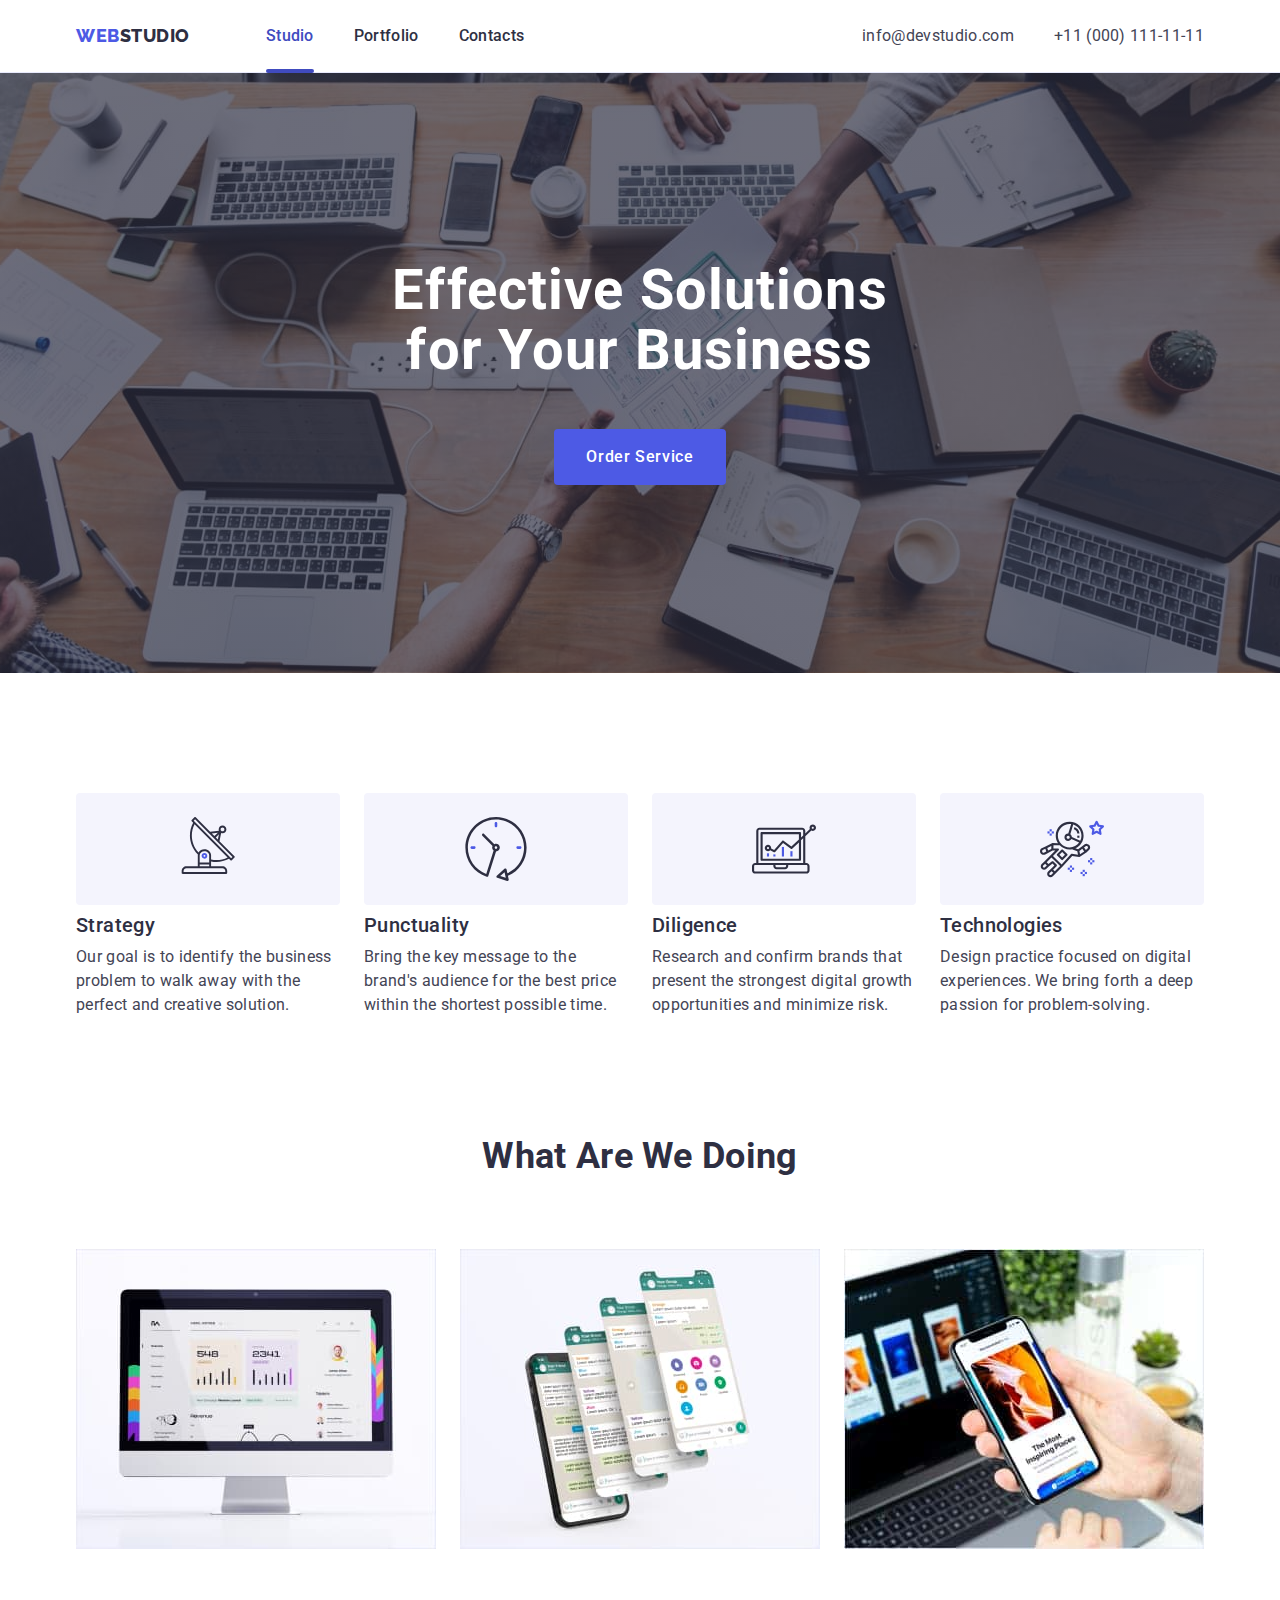
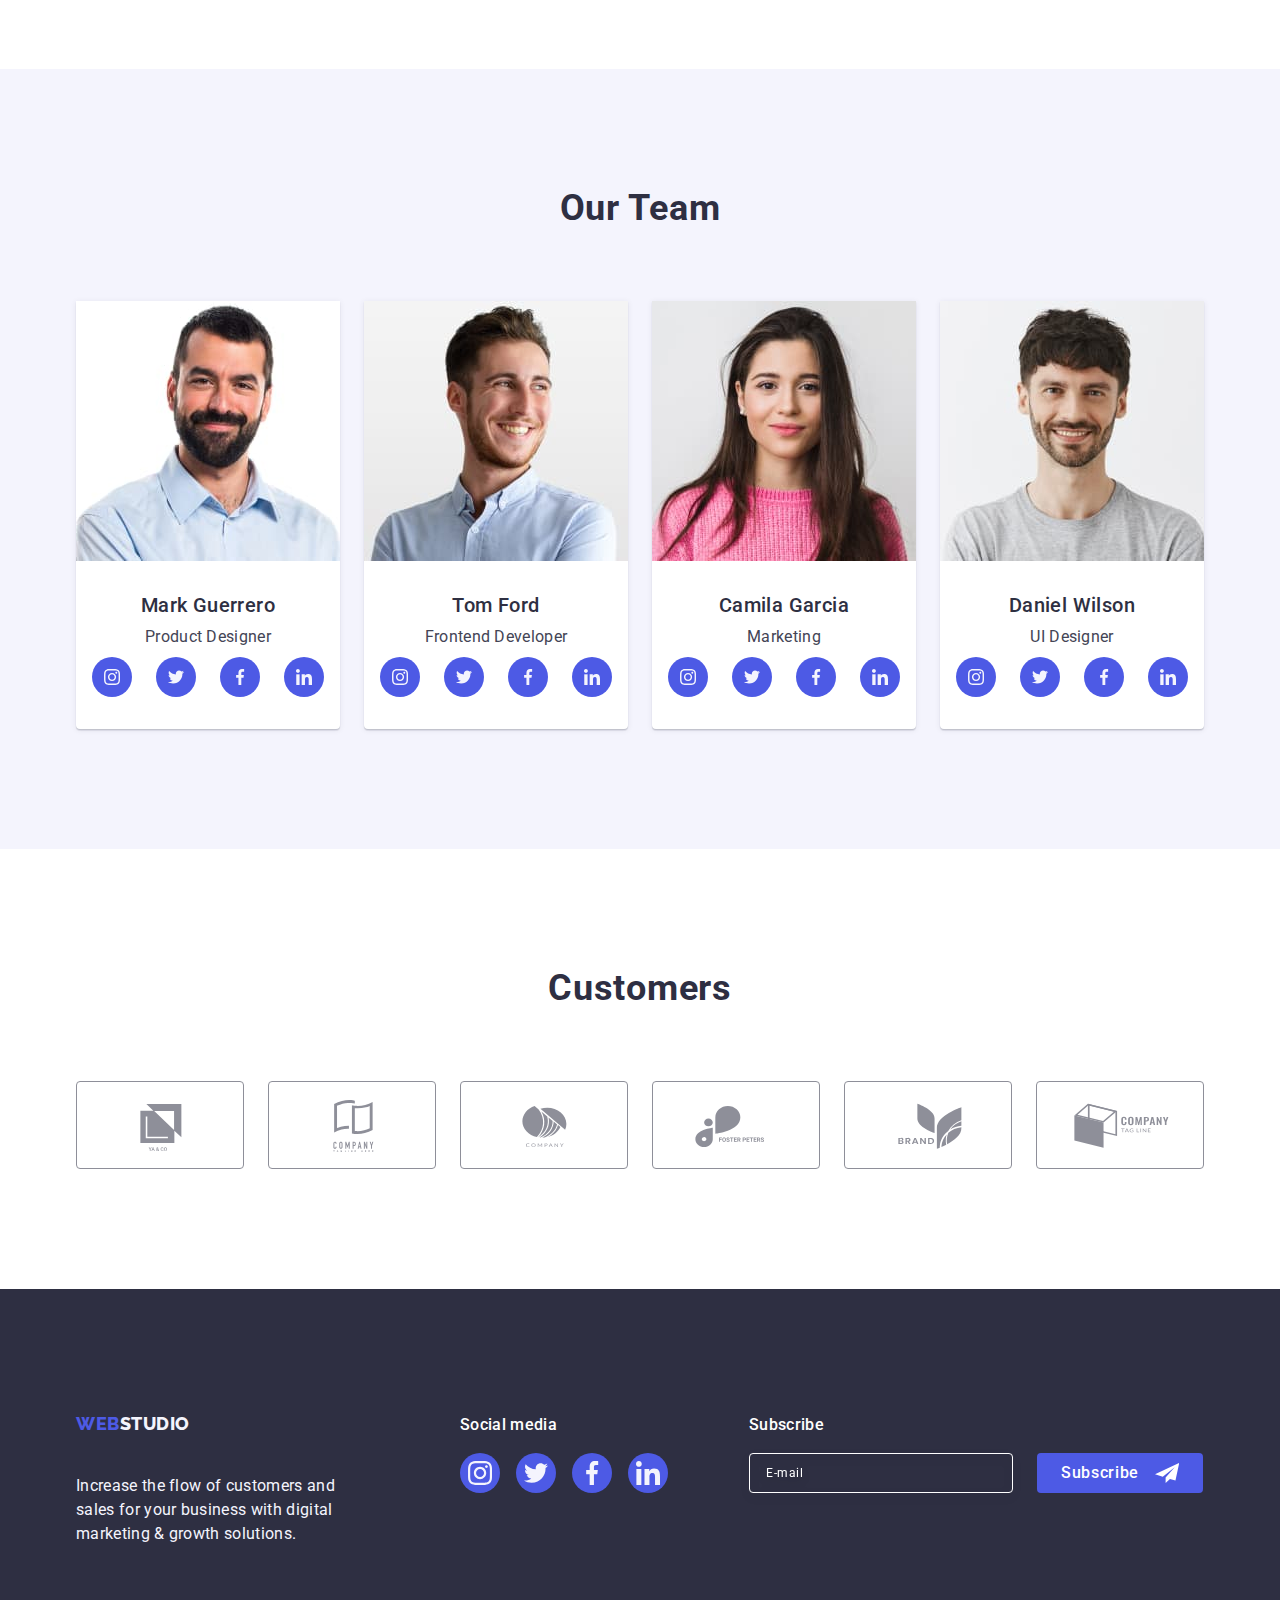
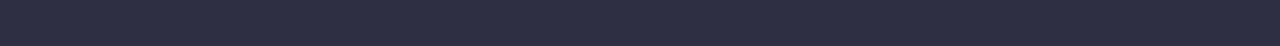
<file: index.html>
<!DOCTYPE html>
<html lang="en">
  <head>
    <meta charset="UTF-8" />
    <meta http-equiv="X-UA-Compatible" content="IE=edge" />
    <meta name="viewport" content="width=device-width, initial-scale=1.0" />
    <title>Web Studio</title>
    <link rel="preconnect" href="https://fonts.googleapis.com" />
    <link rel="preconnect" href="https://fonts.gstatic.com" crossorigin />
    <link
      href="https://fonts.googleapis.com/css2?family=Raleway:wght@800&family=Roboto:wght@400;500;700&display=swap"
      rel="stylesheet"
    />
    <link
      rel="stylesheet"
      href="https://cdnjs.cloudflare.com/ajax/libs/modern-normalize/2.0.0/modern-normalize.min.css"
    />
    <link rel="stylesheet" href="./css/styles.css" />
  </head>
  <body>
    <!-- HEADER -->
    <header class="header">
      <div class="container page-header-container">
        <nav class="navigation">
          <a class="logo link" href="./index.html"
            >Web<span class="logo-studio">Studio</span></a
          >
          <ul class="menu list">
            <li class="menu-item">
              <a class="menu-link link current" href="./index.html">Studio</a>
            </li>
            <li class="menu-item">
              <a class="menu-link link" href="./portfolio.html">Portfolio</a>
            </li>
            <li class="menu-item">
              <a class="menu-link link" href="">Contacts</a>
            </li>
          </ul>
        </nav>
        <address class="contacts">
          <ul class="contacts-items list">
            <li class="contacts-item">
              <a class="mailtel link" href="mailto:info@devstudio.com"
                >info@devstudio.com</a
              >
            </li>
            <li class="contacts-item">
              <a class="mailtel link" href="tel:+110001111111"
                >+11 (000) 111-11-11</a
              >
            </li>
          </ul>
        </address>
      </div>
    </header>

    <!-- HERO -->
    <main>
      <section class="hero">
        <div class="container container-hero">
          <h1 class="main-title">Effective Solutions for Your Business</h1>
          <button class="btn" type="button" data-modal-open>
            Order Service
          </button>
        </div>
      </section>

      <!-- ABOUT -->
      <section class="about">
        <div class="about-container container">
          <h2 class="visually-hidden">ABOUT</h2>
          <ul class="about-list list">
            <li class="about-item">
              <div class="about-icon">
                <svg class="icon-futures" width="64" height="64">
                  <use href="./images/icons.svg#icon-antenna-1"></use>
                </svg>
              </div>
              <h3 class="item-title">Strategy</h3>
              <p class="about-text">
                Our goal is to identify the business problem to walk away with
                the perfect and creative solution.
              </p>
            </li>
            <li class="about-item">
              <div class="about-icon">
                <svg class="icon-futures" width="64" height="64">
                  <use href="./images/icons.svg#icon-clock-1"></use>
                </svg>
              </div>
              <h3 class="item-title">Punctuality</h3>
              <p class="about-text">
                Bring the key message to the brand's audience for the best price
                within the shortest possible time.
              </p>
            </li>
            <li class="about-item">
              <div class="about-icon">
                <svg class="icon-futures" width="64" height="64">
                  <use href="./images/icons.svg#icon-diagram-1"></use>
                </svg>
              </div>
              <h3 class="item-title">Diligence</h3>
              <p class="about-text">
                Research and confirm brands that present the strongest digital
                growth opportunities and minimize risk.
              </p>
            </li>
            <li class="about-item">
              <div class="about-icon">
                <svg class="icon-futures" width="64" height="64">
                  <use href="./images/icons.svg#icon-astronaut-1"></use>
                </svg>
              </div>
              <h3 class="item-title">Technologies</h3>
              <p class="about-text">
                Design practice focused on digital experiences. We bring forth a
                deep passion for problem-solving.
              </p>
            </li>
          </ul>
        </div>
      </section>
      <!--What are we doing  -->
      <section class="service">
        <div class="service-container container">
          <h2 class="about-title">What are we doing</h2>
          <ul class="list-images list">
            <li class="images-item">
              <img src="./images/imac.jpg" alt="imac photo" width="360" />
            </li>
            <li class="images-item">
              <img
                src="./images/phone-screen.jpg"
                alt="iphone screen"
                width="360"
              />
            </li>
            <li class="images-item">
              <img src="./images/iphone.jpg" alt="iphone" width="360" />
            </li>
          </ul>
        </div>
      </section>

      <!-- TEAM -->
      <section class="team">
        <div class="container">
          <h2 class="team-title">Our Team</h2>
          <ul class="team-list list">
            <li class="team-item">
              <img
                src="./images/product-designer.jpg"
                alt="Mark Guerrero product designer"
                width="264"
              />
              <div class="names">
                <h3 class="team-names">Mark Guerrero</h3>
                <p class="team-text">Product Designer</p>
                <ul class="social-list list">
                  <li class="social-list-item">
                    <a href="" class="social-list-link">
                      <svg class="social-list-icon" width="16" height="16">
                        <use href="./images/icons.svg#icon-ot-instagram"></use>
                      </svg>
                    </a>
                  </li>
                  <li class="social-list-item">
                    <a href="" class="social-list-link">
                      <svg class="social-list-icon" width="16" height="16">
                        <use href="./images/icons.svg#icon-ot-twitter"></use>
                      </svg>
                    </a>
                  </li>
                  <li class="social-list-item">
                    <a href="" class="social-list-link">
                      <svg class="social-list-icon" width="16" height="16">
                        <use href="./images/icons.svg#icon-ot-facebook"></use>
                      </svg>
                    </a>
                  </li>
                  <li class="social-list-item">
                    <a href="" class="social-list-link">
                      <svg class="social-list-icon" width="16" height="16">
                        <use href="./images/icons.svg#icon-ot-linkedin"></use>
                      </svg>
                    </a>
                  </li>
                </ul>
              </div>
            </li>
            <li class="team-item">
              <img
                src="./images/frontend-developer.jpg"
                alt="Tom Ford frontend developer"
                width="264"
              />
              <div class="names">
                <h3 class="team-names">Tom Ford</h3>
                <p class="team-text">Frontend Developer</p>
                <ul class="social-list list">
                  <li class="social-list-item">
                    <a href="" class="social-list-link">
                      <svg class="social-list-icon" width="16" height="16">
                        <use href="./images/icons.svg#icon-ot-instagram"></use>
                      </svg>
                    </a>
                  </li>
                  <li class="social-list-item">
                    <a href="" class="social-list-link">
                      <svg class="social-list-icon" width="16" height="16">
                        <use href="./images/icons.svg#icon-ot-twitter"></use>
                      </svg>
                    </a>
                  </li>
                  <li class="social-list-item">
                    <a href="" class="social-list-link">
                      <svg class="social-list-icon" width="16" height="16">
                        <use href="./images/icons.svg#icon-ot-facebook"></use>
                      </svg>
                    </a>
                  </li>
                  <li class="social-list-item">
                    <a href="" class="social-list-link">
                      <svg class="social-list-icon" width="16" height="16">
                        <use href="./images/icons.svg#icon-ot-linkedin"></use>
                      </svg>
                    </a>
                  </li>
                </ul>
              </div>
            </li>
            <li class="team-item">
              <img
                src="./images/marketing.jpg"
                alt="Camila Garcia Marketing"
                width="264"
              />
              <div class="names">
                <h3 class="team-names">Camila Garcia</h3>
                <p class="team-text">Marketing</p>
                <ul class="social-list list">
                  <li class="social-list-item">
                    <a href="" class="social-list-link">
                      <svg class="socail-list-icon" width="16" height="16">
                        <use href="./images/icons.svg#icon-ot-instagram"></use>
                      </svg>
                    </a>
                  </li>
                  <li class="social-list-item">
                    <a href="" class="social-list-link">
                      <svg class="socail-list-icon" width="16" height="16">
                        <use href="./images/icons.svg#icon-ot-twitter"></use>
                      </svg>
                    </a>
                  </li>
                  <li class="social-list-item">
                    <a href="" class="social-list-link">
                      <svg class="socail-list-icon" width="16" height="16">
                        <use href="./images/icons.svg#icon-ot-facebook"></use>
                      </svg>
                    </a>
                  </li>
                  <li class="social-list-item">
                    <a href="" class="social-list-link">
                      <svg class="socail-list-icon" width="16" height="16">
                        <use href="./images/icons.svg#icon-ot-linkedin"></use>
                      </svg>
                    </a>
                  </li>
                </ul>
              </div>
            </li>
            <li class="team-item">
              <img
                src="./images/ui-designer.jpg"
                alt="Daniel Wilson UI Designer"
                width="264"
              />
              <div class="names">
                <h3 class="team-names">Daniel Wilson</h3>
                <p class="team-text">UI Designer</p>
                <ul class="social-list list">
                  <li class="social-list-item">
                    <a href="" class="social-list-link">
                      <svg class="social-list-icon" width="16" height="16">
                        <use href="./images/icons.svg#icon-ot-instagram"></use>
                      </svg>
                    </a>
                  </li>
                  <li class="social-list-item">
                    <a href="" class="social-list-link">
                      <svg class="social-list-icon" width="16" height="16">
                        <use href="./images/icons.svg#icon-ot-twitter"></use>
                      </svg>
                    </a>
                  </li>
                  <li class="social-list-item">
                    <a href="" class="social-list-link">
                      <svg class="social-list-icon" width="16" height="16">
                        <use href="./images/icons.svg#icon-ot-facebook"></use>
                      </svg>
                    </a>
                  </li>
                  <li class="social-list-item">
                    <a href="" class="social-list-link">
                      <svg class="social-list-icon" width="16" height="16">
                        <use href="./images/icons.svg#icon-ot-linkedin"></use>
                      </svg>
                    </a>
                  </li>
                </ul>
              </div>
            </li>
          </ul>
        </div>
      </section>

      <!-- CUSTOMERS -->
      <section class="customers">
        <div class="customers-container container">
          <h2 class="customers-title">Customers</h2>
          <ul class="customers-logos list">
            <li class="customers-logos-item">
              <a href="" class="logos-item-link">
                <svg class="logos-img" width="104" height="56">
                  <use href="./images/icons.svg#icon-Logo-1"></use>
                </svg>
              </a>
            </li>
            <li class="customers-logos-item">
              <a href="" class="logos-item-link">
                <svg class="logos-img" width="104" height="56">
                  <use href="./images/icons.svg#icon-Logo-2"></use>
                </svg>
              </a>
            </li>
            <li class="customers-logos-item">
              <a href="" class="logos-item-link">
                <svg class="logos-img" width="104" height="56">
                  <use href="./images/icons.svg#icon-Logo-3"></use>
                </svg>
              </a>
            </li>
            <li class="customers-logos-item">
              <a href="" class="logos-item-link">
                <svg class="logos-img" width="104" height="56">
                  <use href="./images/icons.svg#icon-Logo-4"></use>
                </svg>
              </a>
            </li>
            <li class="customers-logos-item">
              <a href="" class="logos-item-link">
                <svg class="logos-img" width="104" height="56">
                  <use href="./images/icons.svg#icon-Logo-5"></use>
                </svg>
              </a>
            </li>
            <li class="customers-logos-item">
              <a href="" class="logos-item-link">
                <svg class="logos-img" width="104" height="56">
                  <use href="./images/icons.svg#icon-Logo-6"></use>
                </svg>
              </a>
            </li>
          </ul>
        </div>
      </section>
    </main>

    <!-- FOOTER -->
    <footer class="footer">
      <div class="footer-container container">
        <div class="footer-left-side">
          <a class="logo link" href="./index.html"
            >Web<span class="logo-studio">Studio</span></a
          >
          <p class="footer-text">
            Increase the flow of customers and sales for your business with
            digital marketing & growth solutions.
          </p>
        </div>
        <div class="footer-social">
          <p class="social-text">Social media</p>
          <ul class="footer-social-list list">
            <li class="footer-social-list-item">
              <a href="" class="footer-social-list-link">
                <svg class="social-list-icon" width="24" height="24">
                  <use href="./images/icons.svg#icon-ot-instagram"></use>
                </svg>
              </a>
            </li>
            <li class="footer-social-list-item">
              <a href="" class="footer-social-list-link">
                <svg class="social-list-icon" width="24" height="24">
                  <use href="./images/icons.svg#icon-ot-twitter"></use>
                </svg>
              </a>
            </li>
            <li class="footer-social-list-item">
              <a href="" class="footer-social-list-link">
                <svg class="social-list-icon" width="24" height="24">
                  <use href="./images/icons.svg#icon-ot-facebook"></use>
                </svg>
              </a>
            </li>
            <li class="footer-social-list-item">
              <a href="" class="footer-social-list-link">
                <svg class="social-list-icon" width="24" height="24">
                  <use href="./images/icons.svg#icon-ot-linkedin"></use>
                </svg>
              </a>
            </li>
          </ul>
        </div>

        <div class="footer-form-box">
          <p class="footer-form-text">Subscribe</p>
          <form class="footer-form">
            <label>
              <input
                class="footer-email-form"
                type="email"
                name="footer-user-email"
                placeholder="E-mail"
              />
            </label>
            <button type="submit" class="footer-email-form-button">
              Subscribe
              <svg class="email-form-button-icon" width="24" height="24">
                <use href="./images/icons.svg#icon-icon-send"></use>
              </svg>
            </button>
          </form>
        </div>
      </div>
    </footer>

    <div class="backdrop is-hidden" data-modal>
      <div class="modal">
        <button type="button" class="btn-close" data-modal-close>
          <svg class="btn-close-item" width="8" height="8">
            <use href="./images/icons.svg#icon-close-black-18dp-2-1-2"></use>
          </svg>
        </button>

        <p class="modal-title">Leave your contacts and we will call you back</p>
        <form class="modal-form">
          <div class="modal-field">
            <label for="user-name" class="modal-input-title">Name</label>
            <div class="modal-wrap">
              <input
                type="text"
                name="user-name"
                id="user-name"
                class="modal-input"
                required
              />
              <svg class="modal-input-icon" width="18" height="24">
                <use href="./images/icons.svg#icon-person-black-18dp-1"></use>
              </svg>
            </div>
          </div>
          <div class="modal-field">
            <label for="user-tel" class="modal-input-title">Phone</label>
            <div class="modal-wrap">
              <input
                type="tel"
                name="user-tel"
                id="user-tel"
                class="modal-input"
                pattern="[\+]\d{3}\s[\(]\d{2}[\)]\s\d{3}[\-]\d{2}[\-]\d{2}"
                required
              />
              <svg class="modal-input-icon" width="18" height="24">
                <use href="./images/icons.svg#icon-phone-black-18dp-1"></use>
              </svg>
            </div>
          </div>
          <div class="modal-field">
            <label for="user-email" class="modal-input-title">Email</label>
            <div class="modal-wrap">
              <input
                type="email"
                name="user-email"
                id="user-email"
                class="modal-input"
                pattern="/^([a-z0-9_\.-]+)@([\da-z\.-]+)\.([a-z\.]{2,6})$/g"
                required
              />
              <svg class="modal-input-icon" width="18" height="24">
                <use href="./images/icons.svg#icon-email-black-18dp-1"></use>
              </svg>
            </div>
          </div>
          <div class="modal-field-comment">
            <label for="user-comment" class="modal-input-title">Comment</label>
            <textarea
              name="user-comment"
              id="user-comment"
              class="modal-comment"
              placeholder="Text input"
            ></textarea>
          </div>
          <div class="modal-field-privacy">
            <input
              type="checkbox"
              id="privacy"
              name="privacy"
              value="true"
              class="privacy-check"
            />
            <label for="privacy" class="privacy-text">
              <span class="privacy-text-agreement">
                <svg class="check-privacy-agreement" width="10" height="8">
                  <use href="./images/icons.svg#icon-Vector"></use></svg></span
              >I accept the terms and conditions of the
              <a href="">Privacy Policy</a></label
            >
          </div>

          <button class="modal-btn" type="submit">Send</button>
        </form>
      </div>
    </div>

    <script src="js/modal.js"></script>
  </body>
</html>
</file>
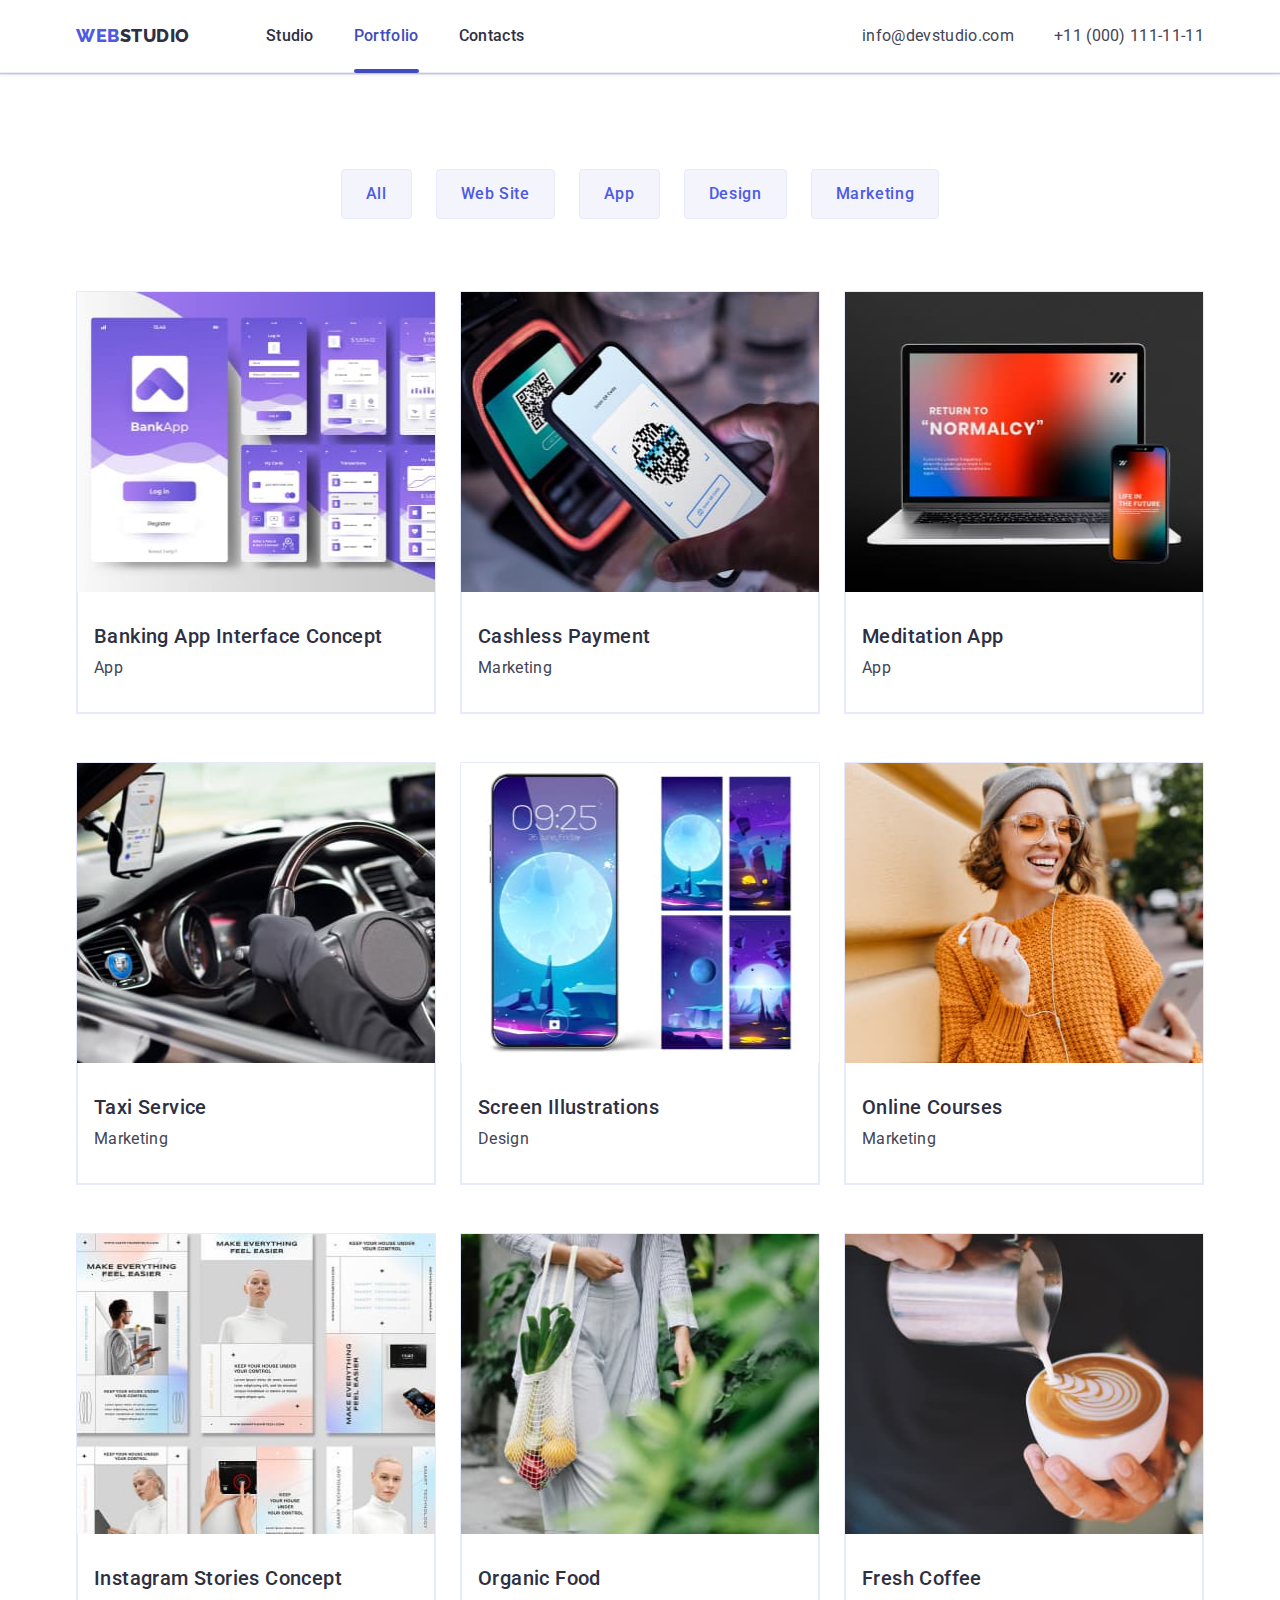
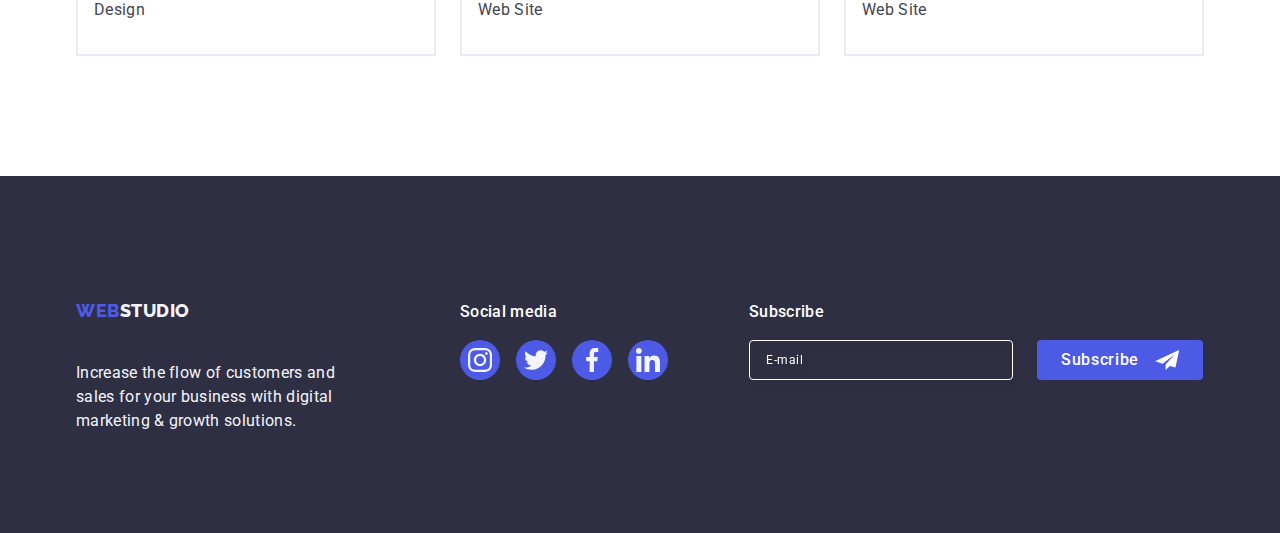
<file: portfolio.html>
<!DOCTYPE html>
<html lang="en">
  <head>
    <meta charset="UTF-8" />
    <meta http-equiv="X-UA-Compatible" content="IE=edge" />
    <meta name="viewport" content="width=device-width, initial-scale=1.0" />
    <title>Web Studio</title>
    <link rel="preconnect" href="https://fonts.googleapis.com" />
    <link rel="preconnect" href="https://fonts.gstatic.com" crossorigin />
    <link
      href="https://fonts.googleapis.com/css2?family=Raleway:wght@800&family=Roboto:wght@400;500;700&display=swap"
      rel="stylesheet"
    />
    <link
      rel="stylesheet"
      href="https://cdnjs.cloudflare.com/ajax/libs/modern-normalize/2.0.0/modern-normalize.min.css"
    />
    <link rel="stylesheet" href="./css/styles.css" />
  </head>
  <body>
    <header class="header">
      <div class="container page-header-container">
        <nav class="navigation">
          <a class="logo link" href="./portfolio.html"
            >Web<span class="logo-studio">Studio</span></a
          >
          <ul class="menu list">
            <li class="menu-item">
              <a class="menu-link link" href="./index.html">Studio</a>
            </li>
            <li class="menu-item">
              <a class="menu-link link current" href="./portfolio.html"
                >Portfolio</a
              >
            </li>
            <li class="menu-item">
              <a class="menu-link link" href="">Contacts</a>
            </li>
          </ul>
        </nav>
        <address class="contacts">
          <ul class="contacts-items list">
            <li class="contacts-item">
              <a class="mailtel link" href="mailto:info@devstudio.com"
                >info@devstudio.com</a
              >
            </li>
            <li class="contacts-item">
              <a class="mailtel link" href="tel:+110001111111"
                >+11 (000) 111-11-11</a
              >
            </li>
          </ul>
        </address>
      </div>
    </header>

    <!-- HERO -->
    <main>
      <section class="filter">
        <div class="container">
          <h1 class="visually-hidden">Web development services</h1>
          <ul class="filter-list list">
            <li class="filter-item">
              <button class="filter-btn" type="button">All</button>
            </li>
            <li class="filter-item">
              <button class="filter-btn" type="button">Web Site</button>
            </li>
            <li class="filter-item">
              <button class="filter-btn" type="button">App</button>
            </li>
            <li class="filter-item">
              <button class="filter-btn" type="button">Design</button>
            </li>
            <li class="filter-item">
              <button class="filter-btn" type="button">Marketing</button>
            </li>
          </ul>

          <ul class="products-list list">
            <li class="container-item">
              <a class="products link" href="">
                <div class="products-image-wrapper">
                  <img
                    class="products-image link"
                    src="./images/banking-app-interface-concept.jpg"
                    alt="Banking App Interface Concept"
                    width="360"
                    height="300"
                  />
                  <p class="overlay">
                    14 Stylish and User-Friendly App Design Concepts · Task
                    Manager App · Calorie Tracker App · Exotic Fruit Ecommerce
                    App · Cloud Storage App
                  </p>
                </div>
                <div class="products-names">
                  <h2 class="products-titles">Banking App Interface Concept</h2>
                  <p class="products-text">App</p>
                </div></a
              >
            </li>
            <li class="container-item">
              <a class="products link" href="">
                <div class="products-image-wrapper">
                  <img
                    class="products-image link"
                    src="./images/cashless-payment.jpg"
                    alt="Pos terminal"
                    width="360"
                    height="300"
                  />
                  <p class="overlay">
                    14 Stylish and User-Friendly App Design Concepts · Task
                    Manager App · Calorie Tracker App · Exotic Fruit Ecommerce
                    App · Cloud Storage App
                  </p>
                </div>
                <div class="products-names">
                  <h2 class="products-titles">Cashless Payment</h2>
                  <p class="products-text">Marketing</p>
                </div></a
              >
            </li>
            <li class="container-item">
              <a class="products link" href="">
                <div class="products-image-wrapper">
                  <img
                    class="products-image link"
                    src="./images/meditation-app.jpg"
                    alt="Laptop and smartphone"
                    width="360"
                    height="300"
                  />
                  <p class="overlay">
                    14 Stylish and User-Friendly App Design Concepts · Task
                    Manager App · Calorie Tracker App · Exotic Fruit Ecommerce
                    App · Cloud Storage App
                  </p>
                </div>
                <div class="products-names">
                  <h2 class="products-titles">Meditation App</h2>
                  <p class="products-text">App</p>
                </div></a
              >
            </li>
            <li class="container-item">
              <a class="products link" href="">
                <div class="products-image-wrapper">
                  <img
                    class="products-image link"
                    src="./images/taxi-service.jpg"
                    alt="Taxi driver holding the helm"
                    width="360"
                    height="300"
                  />
                  <p class="overlay">
                    14 Stylish and User-Friendly App Design Concepts · Task
                    Manager App · Calorie Tracker App · Exotic Fruit Ecommerce
                    App · Cloud Storage App
                  </p>
                </div>
                <div class="products-names">
                  <h2 class="products-titles">Taxi Service</h2>
                  <p class="products-text">Marketing</p>
                </div></a
              >
            </li>
            <li class="container-item">
              <a class="products link" href="">
                <div class="products-image-wrapper">
                  <img
                    class="products-image link"
                    src="./images/screen-illustrations.jpg"
                    alt="Smartphone screen"
                    width="360"
                    height="300"
                  />
                  <p class="overlay">
                    14 Stylish and User-Friendly App Design Concepts · Task
                    Manager App · Calorie Tracker App · Exotic Fruit Ecommerce
                    App · Cloud Storage App
                  </p>
                </div>
                <div class="products-names">
                  <h2 class="products-titles">Screen Illustrations</h2>
                  <p class="products-text">Design</p>
                </div></a
              >
            </li>
            <li class="container-item">
              <a class="products link" href="">
                <div class="products-image-wrapper">
                  <img
                    class="products-image link"
                    src="./images/online-courses.jpg"
                    alt="Girl with smartphone"
                    width="360"
                    height="300"
                  />
                  <p class="overlay">
                    14 Stylish and User-Friendly App Design Concepts · Task
                    Manager App · Calorie Tracker App · Exotic Fruit Ecommerce
                    App · Cloud Storage App
                  </p>
                </div>
                <div class="products-names">
                  <h2 class="products-titles">Online Courses</h2>
                  <p class="products-text">Marketing</p>
                </div></a
              >
            </li>
            <li class="container-item">
              <a class="products link" href="">
                <div class="products-image-wrapper">
                  <img
                    class="products-image link"
                    src="./images/instagram-stories-concept.jpg"
                    alt="Instagram stories"
                    width="360"
                    height="300"
                  />
                  <p class="overlay">
                    14 Stylish and User-Friendly App Design Concepts · Task
                    Manager App · Calorie Tracker App · Exotic Fruit Ecommerce
                    App · Cloud Storage App
                  </p>
                </div>
                <div class="products-names">
                  <h2 class="products-titles">Instagram Stories Concept</h2>
                  <p class="products-text">Design</p>
                </div></a
              >
            </li>
            <li class="container-item">
              <a class="products link" href="">
                <div class="products-image-wrapper">
                  <img
                    class="products-image link"
                    src="./images/organic-food.jpg"
                    alt="Woman carries vegetables"
                    width="360"
                    height="300"
                  />
                  <p class="overlay">
                    14 Stylish and User-Friendly App Design Concepts · Task
                    Manager App · Calorie Tracker App · Exotic Fruit Ecommerce
                    App · Cloud Storage App
                  </p>
                </div>
                <div class="products-names">
                  <h2 class="products-titles">Organic Food</h2>
                  <p class="products-text">Web Site</p>
                </div></a
              >
            </li>
            <li class="container-item">
              <a class="products link" href="">
                <div class="products-image-wrapper">
                  <img
                    class="products-image link"
                    src="./images/fresh-coffee.jpg"
                    alt="Cup of coffee"
                    width="360"
                    height="300"
                  />
                  <p class="overlay">
                    14 Stylish and User-Friendly App Design Concepts · Task
                    Manager App · Calorie Tracker App · Exotic Fruit Ecommerce
                    App · Cloud Storage App
                  </p>
                </div>
                <div class="products-names">
                  <h2 class="products-titles">Fresh Coffee</h2>
                  <p class="products-text">Web Site</p>
                </div></a
              >
            </li>
          </ul>
        </div>
      </section>
    </main>
    <!-- FOOTER -->
    <footer class="footer">
      <div class="footer-container container">
        <div class="footer-left-side">
          <a class="logo link" href="/portfolio.html"
            >Web<span class="logo-studio">Studio</span></a
          >
          <p class="footer-text">
            Increase the flow of customers and sales for your business with
            digital marketing & growth solutions.
          </p>
        </div>
        <div class="footer-social">
          <p class="social-text">Social media</p>
          <ul class="footer-social-list list">
            <li class="footer-social-list-item">
              <a href="" class="footer-social-list-link">
                <svg class="social-list-icon" width="24" height="24">
                  <use href="./images/icons.svg#icon-ot-instagram"></use>
                </svg>
              </a>
            </li>
            <li class="footer-social-list-item">
              <a href="" class="footer-social-list-link">
                <svg class="social-list-icon" width="24" height="24">
                  <use href="./images/icons.svg#icon-ot-twitter"></use>
                </svg>
              </a>
            </li>
            <li class="footer-social-list-item">
              <a href="" class="footer-social-list-link">
                <svg class="social-list-icon" width="24" height="24">
                  <use href="./images/icons.svg#icon-ot-facebook"></use>
                </svg>
              </a>
            </li>
            <li class="footer-social-list-item">
              <a href="" class="footer-social-list-link">
                <svg class="social-list-icon" width="24" height="24">
                  <use href="./images/icons.svg#icon-ot-linkedin"></use>
                </svg>
              </a>
            </li>
          </ul>
        </div>
        <div class="footer-form-box">
          <p class="footer-form-text">Subscribe</p>
          <form class="footer-form">
            <label>
              <input
                class="footer-email-form"
                type="email"
                name="footer-user-email"
                placeholder="E-mail"
              />
            </label>
            <button type="submit" class="footer-email-form-button">
              Subscribe
              <svg class="email-form-button-icon" width="24" height="24">
                <use href="./images/icons.svg#icon-icon-send"></use>
              </svg>
            </button>
          </form>
        </div>
      </div>
    </footer>
  </body>
</html>
</file>
<file: css/styles.css>
:root {
  --primary-font: "Roboto", sans-serif;
  --secondary-font: "Raleway", sans-serif;
  --praimary-text-color: #434455;
  --praimary-title-color: #2e2f42;
  --border-btn-style: 1px solid #e7e9fc;
  --praimary-icon-color: #8e8f99;
  --accent-color: #404bbf;
}

h1,
h2,
h3,
h4,
h5,
h6,
p {
  margin-top: 0;
  margin-bottom: 0;
}

ul,
ol {
  margin-top: 0;
  margin-bottom: 0;
  padding-left: 0;
}

img {
  display: block;
}

button {
  cursor: pointer;
}

.list {
  list-style: none;
}

.link {
  text-decoration: none;
}

.container {
  width: 1158px;
  margin-left: auto;
  margin-right: auto;
  padding-left: 15px;
  padding-right: 15px;
}

body {
  font-family: "Roboto", sans-serif;
  letter-spacing: 0.02em;
  color: var(--praimary-text-color);
  background-color: #ffffff;
}

/* =====COMPONENTS===== */
.logo {
  padding: 24px 0;
  margin-right: 76px;
  font-family: var(--secondary-font);
  font-style: normal;
  font-weight: 800;
  font-size: 18px;
  line-height: 1.17;
  letter-spacing: 0.03em;
  text-transform: uppercase;
  color: #4d5ae5;
}

.logo-studio {
  padding: 24px 0;
  font-family: var(--secondary-font);
  font-style: normal;
  font-weight: 800;
  font-size: 18px;
  line-height: 1.17;
  letter-spacing: 0.03em;
  text-transform: uppercase;
  color: var(--praimary-title-color);
}

.footer .logo {
  display: inline-block;
  margin-bottom: 16px;
  font-family: var(--secondary-font);
  font-style: normal;
  font-weight: 800;
  font-size: 18px;
  line-height: 1.17;
  letter-spacing: 0.03em;
  text-transform: uppercase;
  color: #4d5ae5;
}

.footer .logo-studio {
  font-family: var(--secondary-font);
  font-style: normal;
  font-weight: 800;
  font-size: 18px;
  line-height: 1.17;
  letter-spacing: 0.03em;
  text-transform: uppercase;
  color: #f4f4fd;
}

/* =====/COMPONENTS===== */

/* ======HEADER======== */
.header {
  border-bottom: var(--border-btn-style);
  box-shadow: 0px 2px 1px rgba(46, 47, 66, 0.08),
    0px 1px 1px rgba(46, 47, 66, 0.16), 0px 1px 6px rgba(46, 47, 66, 0.08);
}

.page-header-container {
  display: flex;
  align-items: center;
  justify-content: space-between;
}

.navigation {
  display: flex;
  align-items: center;
}

.contacts {
  font-style: normal;
  color: var(--praimary-text-color);
}

.contacts-items {
  display: flex;
  align-items: center;
}

.contacts-item:not(:last-child) {
  margin-right: 40px;
}

.menu {
  display: flex;
  align-items: center;
  font-weight: 500;
  font-size: 16px;
  line-height: 1.5;
  color: var(--praimary-title-color);
}

.menu-item:not(:last-child) {
  margin-right: 40px;
}

.menu-link {
  display: block;
  padding: 24px 0;
  color: var(--praimary-title-color);
  position: relative;
  transition: color 250ms cubic-bezier(0.4, 0, 0.2, 1);
}

.menu-link:hover,
.menu-link:focus,
.menu-link.current {
  color: var(--accent-color);
}

.menu-link::after {
  content: "";
  position: absolute;
  width: 100%;
  height: 4px;
  bottom: -1px;
  background: var(--accent-color);
  border-radius: 2px;
  left: 0;
  opacity: 0;
  transition: opacity 250ms cubic-bezier(0.4, 0, 0.2, 1);
}

.menu-link:hover:after,
.menu-link:focus:after,
.menu-link.current:after {
  opacity: 1;
}

.mailtel {
  display: block;
  padding: 24px 0;
  font-size: 16px;
  line-height: 1.5;
  color: var(--praimary-text-color);
  transition: color 250ms cubic-bezier(0.4, 0, 0.2, 1);
}

.mailtel:hover,
.mailtel:focus {
  color: var(--accent-color);
}

/* ======/HEADER======== */

/* ======HERO========= */
.hero {
  background: var(--praimary-title-color);
  background-image: linear-gradient(
      rgba(46, 47, 66, 0.7),
      rgba(46, 47, 66, 0.7)
    ),
    url(../images/people-office.jpg);
  max-width: 1440px;
  margin: 0 auto;
  background-repeat: no-repeat;
  background-position: center;
  background-size: cover;
  padding: 188px 0;
}

.container-hero {
  align-items: center;
}

.main-title {
  max-width: 496px;
  margin: 0 auto;
  margin-bottom: 48px;
  font-weight: 700;
  font-size: 56px;
  line-height: 1.07;
  text-align: center;
  letter-spacing: 0.02em;
  color: #ffffff;
}

.btn {
  display: block;
  margin: 0 auto;
  padding: 16px 32px;
  min-width: 169px;

  font-family: inherit;
  font-weight: 500;
  font-size: 16px;
  line-height: 1.5;
  letter-spacing: 0.04em;
  color: #ffffff;
  background: #4d5ae5;
  border-radius: 4px;
  border: none;
  transition: background-color 250ms cubic-bezier(0.4, 0, 0.2, 1);
}

.btn:hover,
.btn:focus {
  color: #ffffff;
  background-color: var(--accent-color);
}

.filter-list {
  display: flex;
  margin-bottom: 72px;
  justify-content: center;
  gap: 24px;
}

.filter-btn {
  padding: 12px 24px;
  display: inline-block;
  font-family: inherit;
  font-weight: 500;
  font-size: 16px;
  line-height: 1.5;
  letter-spacing: 0.04em;
  color: #4d5ae5;
  background-color: #f4f4fd;
  border-radius: 4px;
  border: var(--border-btn-style);

  transition: color 250ms cubic-bezier(0.4, 0, 0.2, 1),
    background-color 250ms cubic-bezier(0.4, 0, 0.2, 1),
    border-color 250ms cubic-bezier(0.4, 0, 0.2, 1),
    box-shadow 250ms cubic-bezier(0.4, 0, 0.2, 1);
}

.filter-btn:hover,
.filter-btn:focus {
  border: 1px solid transparent;
  color: #ffffff;
  background-color: var(--accent-color);
  box-shadow: 0px 3px 1px rgba(0, 0, 0, 0.1), 0px 2px 1px rgba(0, 0, 0, 0.08),
    0px 2px 2px rgba(0, 0, 0, 0.12);
}

.products-names {
  padding: 32px 16px;
  border: var(--border-btn-style);
  border-top: none;
}

.products-titles {
  margin-bottom: 8px;
  font-weight: 500;
  font-size: 20px;
  line-height: 1.2;
  letter-spacing: 0.02em;
  color: var(--praimary-title-color);
}

.products-text {
  font-size: 16px;
  line-height: 1.5;
  color: var(--praimary-text-color);
}

.filter {
  padding-top: 96px;
  padding-bottom: 120px;
}

.products-list {
  display: flex;
  flex-wrap: wrap;
}

.container-item {
  width: calc((100%-48) / 3);
  width: 360px;
  margin-right: 24px;
  margin-bottom: 48px;
  border: var(--border-btn-style);
  transition: box-shadow 250ms cubic-bezier(0.4, 0, 0.2, 1),
    border 250ms cubic-bezier(0.4, 0, 0.2, 1);
}

.container-item:nth-child(3n) {
  margin-right: 0;
}

.container-item:nth-last-child(-n + 3) {
  margin-bottom: 0;
}

.container-item:hover,
.container-item:focus {
  border: 1px solid #f4f4fd;
  box-shadow: 0px 1px 6px rgba(46, 47, 66, 0.08),
    0px 1px 1px rgba(46, 47, 66, 0.16), 0px 2px 1px rgba(46, 47, 66, 0.08);
}

.products-image {
  width: 100%;
}

.products-image-wrapper {
  position: relative;
  overflow: hidden;
}

.overlay {
  position: absolute;
  overflow: auto;

  width: 100%;
  height: 100%;
  left: 0;
  top: 0;
  padding: 40px 32px;

  font-family: var(--primary-font);
  font-weight: 400;
  font-size: 16px;
  line-height: 1.5;
  letter-spacing: 0.02em;
  color: #f4f4fd;
  background-color: #4d5ae5;

  transform: translate(0, 100%);
  transition: transform 250ms cubic-bezier(0.4, 0, 0.2, 1);
}

.products:hover .overlay,
.products:focus .overlay {
  transform: translate(0, 0);
}

/*======= ABOUT===== */
.about {
  padding: 120px 0;
}

.visually-hidden {
  position: absolute;
  width: 1px;
  height: 1px;
  margin: -1px;
  border: 0;
  padding: 0;
  white-space: nowrap;
  clip-path: inset(100%);
  clip: rect(0 0 0 0);
  overflow: hidden;
}

.about-list {
  display: flex;
  gap: 24px;
}

.about-icon {
  display: flex;
  align-items: center;
  justify-content: center;
  height: 112px;
  margin-bottom: 8px;
  background: #f4f4fd;
  border-radius: 4px;
  padding: 24px 100px;
}

.item-title {
  margin-bottom: 8px;
  font-weight: 500;
  font-size: 20px;
  line-height: 1.2;
  letter-spacing: 0.02em;
  color: var(--praimary-title-color);
}

.about-text {
  font-size: 16px;
  line-height: 1.5;
  min-width: 264px;
}
/* =====/ABOUT===== */

/*====WHAT WE ARE DOING====== */
.service {
  padding-bottom: 120px;
}

.about-title {
  margin-bottom: 72px;
  font-weight: 700;
  font-size: 36px;
  line-height: 1.11;
  text-align: center;
  text-transform: capitalize;
  color: var(--praimary-title-color);
}

.list-images {
  display: flex;
  gap: 24px;
}
/*====/WHAT WE ARE DOING====== */

/* =====TEAM===== */
.team {
  padding: 120px 0;
  background: #f4f4fd;
}

.team-list {
  display: flex;
  gap: 24px;
}

.team-item {
  background-color: #ffffff;
  box-shadow: 0px 1px 6px rgba(46, 47, 66, 0.08),
    0px 1px 1px rgba(46, 47, 66, 0.16), 0px 2px 1px rgba(46, 47, 66, 0.08);
  border-radius: 0px 0px 4px 4px;
}

.team-title {
  margin-bottom: 72px;
  font-weight: 700;
  font-size: 36px;
  line-height: 1.11;
  text-align: center;
  letter-spacing: 0.02em;
  text-transform: capitalize;
  color: var(--praimary-title-color);
}

.team-names {
  align-items: center;
  margin-bottom: 8px;
  font-weight: 500;
  font-size: 20px;
  line-height: 1.2;
  letter-spacing: 0.02em;
  background-color: #ffffff;
  color: var(--praimary-title-color);
}

.team-text {
  font-size: 16px;
  line-height: 1.5;
  margin-bottom: 8px;
}

.names {
  text-align: center;
  padding: 32px 16px;
}

.social-list {
  display: flex;
  justify-content: center;
  align-items: center;
  gap: 24px;
}

.social-list-link {
  display: flex;
  justify-content: center;
  align-items: center;
  width: 40px;
  height: 40px;
  border-radius: 50%;
  background: #4d5ae5;
  fill: #f4f4fd;

  transition: background-color 250ms cubic-bezier(0.4, 0, 0.2, 1);
}

.social-list-link:hover,
.social-list-link:focus {
  background-color: var(--accent-color);
  fill: #f4f4fd;
}

/* =====/TEAM===== */

/* =====CUSTOMERS===== */
.customers {
  text-align: center;
  padding: 120px 0;
}

.customers-title {
  margin-bottom: 72px;
  font-family: var(--primary-font);
  font-weight: 700;
  font-size: 36px;
  line-height: 1.11;
  letter-spacing: 0.02em;
  text-transform: capitalize;
  color: var(--praimary-title-color);
}

.customers-logos {
  display: flex;
  justify-content: center;
  gap: 24px;
}

.customers-logos-item {
  display: flex;
  width: 168px;
  height: 88px;
}

.logos-item-link {
  display: flex;
  width: 100%;
  height: 100%;
  justify-content: center;
  align-items: center;
  color: var(--praimary-icon-color);
  border: 1px solid var(--praimary-icon-color);
  border-radius: 4px;

  transition: color 250ms cubic-bezier(0.4, 0, 0.2, 1),
    border-color 250ms cubic-bezier(0.4, 0, 0.2, 1);
}

.logos-img {
  fill: currentColor;
  transition: fill 250ms cubic-bezier(0.4, 0, 0.2, 1);
}

.logos-item-link:hover,
.logos-item-link:focus {
  border-color: var(--accent-color);
  color: var(--accent-color);
}

.logos-item-link:hover .logos-img,
.logos-item-link:focus .logos-img {
  fill: var(--accent-color);
}

/* =====/CUSTOMERS===== */

/* =====FOOTER===== */
.footer {
  padding: 100px 0;
  background: var(--praimary-title-color);
}

.footer-container {
  display: flex;
  align-items: baseline;
}

.footer-left-side {
  margin-right: 120px;
}

.footer-text {
  font-weight: 400;
  width: 264px;
  font-size: 16px;
  line-height: 1.5;
  color: #f4f4fd;
}

.social-text {
  margin-bottom: 16px;
  font-family: var(--primary-font);
  font-weight: 500;
  font-size: 16px;
  line-height: 1.5;
  letter-spacing: 0.02em;
  color: #ffffff;
}

.footer-social {
  margin-right: 80px;
}

.footer-social-list {
  display: flex;
  align-items: center;
  gap: 16px;
}

.footer-social-list-link {
  display: flex;
  justify-content: center;
  align-items: center;
  width: 40px;
  height: 40px;
  border-radius: 50%;
  background: #4d5ae5;
  fill: #f4f4fd;

  transition: background-color 250ms cubic-bezier(0.4, 0, 0.2, 1);
}

.footer-social-list-link:hover,
.footer-social-list-link:focus {
  background-color: #31d0aa;
  fill: #f4f4fd;
}

.footer-form-box {
  margin: 0 auto;
}

.footer-form {
  display: flex;
  justify-content: center;
  align-items: center;
}

.footer-form-text {
  margin-bottom: 16px;
  font-family: var(--primary-font);
  font-weight: 500;
  font-size: 16px;
  line-height: 1.5;
  letter-spacing: 0.02em;
  color: #ffffff;
}

.footer-email-form {
  width: 264px;
  height: 40px;
  border-radius: 4px;
  margin-right: 24px;
  padding-top: 8px;
  padding-bottom: 8px;
  padding-left: 16px;
  font-family: var(--praimary-text-color);
  font-weight: 400;
  font-size: 12px;
  line-height: 2;
  letter-spacing: 0.04em;
  outline: none;
  color: #ffffff;
  background-color: transparent;
  border: 1px solid #ffffff;
  filter: drop-shadow(0px 4px 4px rgba(0, 0, 0, 0.15));
}

.footer-email-form::placeholder {
  font-family: var(--primary-font);
  font-size: 12px;
  line-height: 2;
  align-items: center;
  letter-spacing: 0.04em;
  color: #ffffff;
}

.footer-email-form-button {
  display: flex;
  justify-content: center;
  align-items: center;
  font-family: inherit;
  padding: 8px 24px;
  font-weight: 500;
  font-size: 16px;
  line-height: 1.5;
  letter-spacing: 0.04em;
  color: #ffffff;
  background: #4d5ae5;
  border-radius: 4px;
  border: none;
  transition: background-color 250ms cubic-bezier(0.4, 0, 0.2, 1);
}

.footer-email-form-button:hover,
.footer-email-form-button:focus {
  outline: none;
  color: #ffffff;
  background-color: var(--accent-color);
}

.email-form-button-icon {
  fill: #ffffff;
  margin-left: 16px;
}

/* =====/FOOTER===== */

/* =====MODAL WINDOW===== */
.backdrop {
  position: fixed;
  width: 100%;
  height: 100%;
  z-index: 100;
  left: 0px;
  top: 0px;
  background: rgba(46, 47, 66, 0.4);
  transition: opacity 250ms cubic-bezier(0.4, 0, 0.2, 1),
    visibility 250ms cubic-bezier(0.4, 0, 0.2, 1);
}

.backdrop.is-hidden {
  opacity: 0;
  visibility: hidden;
  pointer-events: none;
}

.modal {
  padding: 72px 24px 24px;
  position: absolute;
  top: 50%;
  left: 50%;
  transform: translate(-50%, -50%);

  width: 408px;
  min-height: 584px;
  background: #fcfcfc;
  box-shadow: 0px 1px 1px rgba(0, 0, 0, 0.14), 0px 1px 3px rgba(0, 0, 0, 0.12),
    0px 2px 1px rgba(0, 0, 0, 0.2);
  border-radius: 4px;
  transition: transform 250ms cubic-bezier(0.4, 0, 0.2, 1);
}

.btn-close {
  position: absolute;
  top: 24px;
  right: 24px;
  display: flex;
  justify-content: center;
  align-items: center;
  width: 24px;
  height: 24px;
  border-radius: 50%;
  padding: 0;
  background: #e7e9fc;
  border: 1px solid rgba(0, 0, 0, 0.1);
  transition: background-color 250ms cubic-bezier(0.4, 0, 0.2, 1),
    border 250ms cubic-bezier(0.4, 0, 0.2, 1);
}

.btn-close:hover,
.btn-close:focus {
  background-color: var(--accent-color);
  border: none;
}

.btn-close-item {
  transition: fill 250ms cubic-bezier(0.4, 0, 0.2, 1);
}

.btn-close:hover .btn-close-item,
.btn-close:focus .btn-close-item {
  fill: #ffffff;
}

.modal-title {
  margin-bottom: 16px;
  font-family: var(--primary-font);
  font-weight: 500;
  font-size: 16px;
  line-height: 2;
  text-align: center;
  letter-spacing: 0.02em;
  color: var(--praimary-title-color);
}

.modal-field {
  margin-bottom: 8px;
}

.modal-input-title {
  display: block;
  margin-bottom: 4px;
  font-family: var(--primary-font);
  font-weight: 400;
  font-size: 12px;
  line-height: 1.17;
  letter-spacing: 0.04em;
  color: #8e8f99;
}

.modal-wrap {
  position: relative;
}

.modal-input {
  width: 100%;
  height: 40px;
  padding-left: 38px;
  border: 1px solid rgba(46, 47, 66, 0.4);
  border-radius: 4px;
  transition: border-color 250ms cubic-bezier(0.4, 0, 0.2, 1);
}

.modal-input:focus {
  outline: none;
  border-color: #4d5ae5;
}

.modal-input:focus + .modal-input-icon {
  fill: #4d5ae5;
}

.modal-input-icon {
  position: absolute;
  top: 50%;
  left: 16px;
  transform: translateY(-50%);
  fill: var(--praimary-title-color);
  transition: fill 250ms cubic-bezier(0.4, 0, 0.2, 1);
}

.modal-field-comment {
  margin-bottom: 16px;
}

.modal-comment {
  width: 100%;
  min-height: 120px;
  padding-left: 16px;
  padding-top: 8px;
  border: 1px solid rgba(46, 47, 66, 0.4);
  border-radius: 4px;
  resize: none;
}

.modal-comment::placeholder {
  font-family: var(--primary-font);
  font-weight: 400;
  font-size: 12px;
  line-height: 1.17;
  letter-spacing: 0.04em;
  color: rgba(46, 47, 66, 0.4);
}

.modal-comment:focus {
  outline: none;
  border-color: #4d5ae5;
}

.modal-field-privacy {
  margin-bottom: 24px;
}

.privacy-text {
  font-family: var(--primary-font);
  font-weight: 400;
  font-size: 12px;
  line-height: 1.17;
  letter-spacing: 0.04em;
  color: #8e8f99;
}

.privacy-check {
  appearance: none;
}

.privacy-check:checked + .privacy-text > .privacy-text-agreement {
  fill: #f4f4fd;
  background: #404bbf;
  border: 1px solid #404bbf;
  border-radius: 2px;
}

.privacy-text-agreement {
  display: inline-flex;
  justify-content: center;
  align-items: center;
  margin-right: 8px;
  width: 16px;
  height: 16px;
  border: 1px solid rgba(46, 47, 66, 0.4);
  border-radius: 2px;
  fill: transparent;
}

.modal-btn {
  display: block;
  margin: 0 auto;
  padding: 16px 32px;
  min-width: 169px;
  font-family: inherit;
  font-weight: 500;
  font-size: 16px;
  line-height: 1.5;
  letter-spacing: 0.04em;
  color: #ffffff;
  background: #4d5ae5;
  border-radius: 4px;
  border: none;
  box-shadow: 0px 4px 4px rgba(0, 0, 0, 0.15);
  transition: background-color 250ms cubic-bezier(0.4, 0, 0.2, 1);
}

.modal-btn:hover,
.modal-btn:focus {
  color: #ffffff;
  background-color: var(--accent-color);
}

/* =====/MODAL WINDOW====== */
</file>
